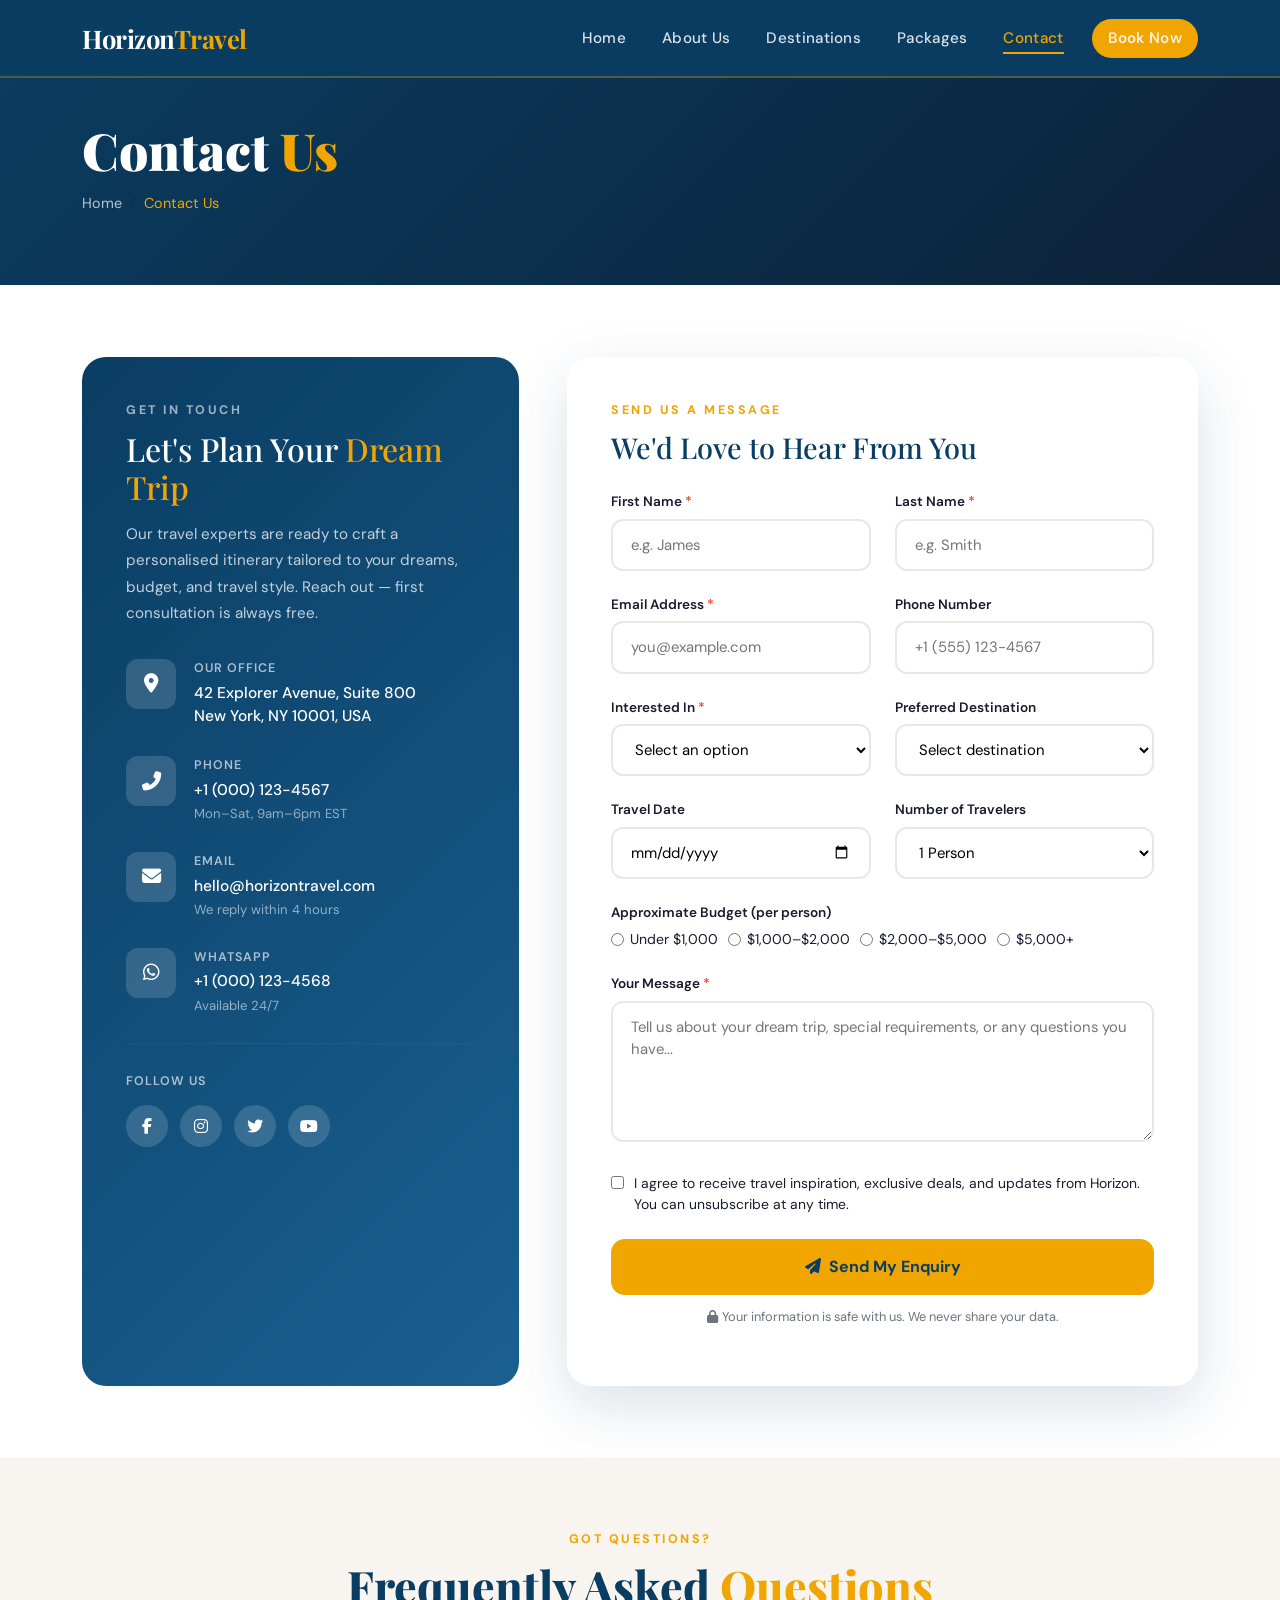
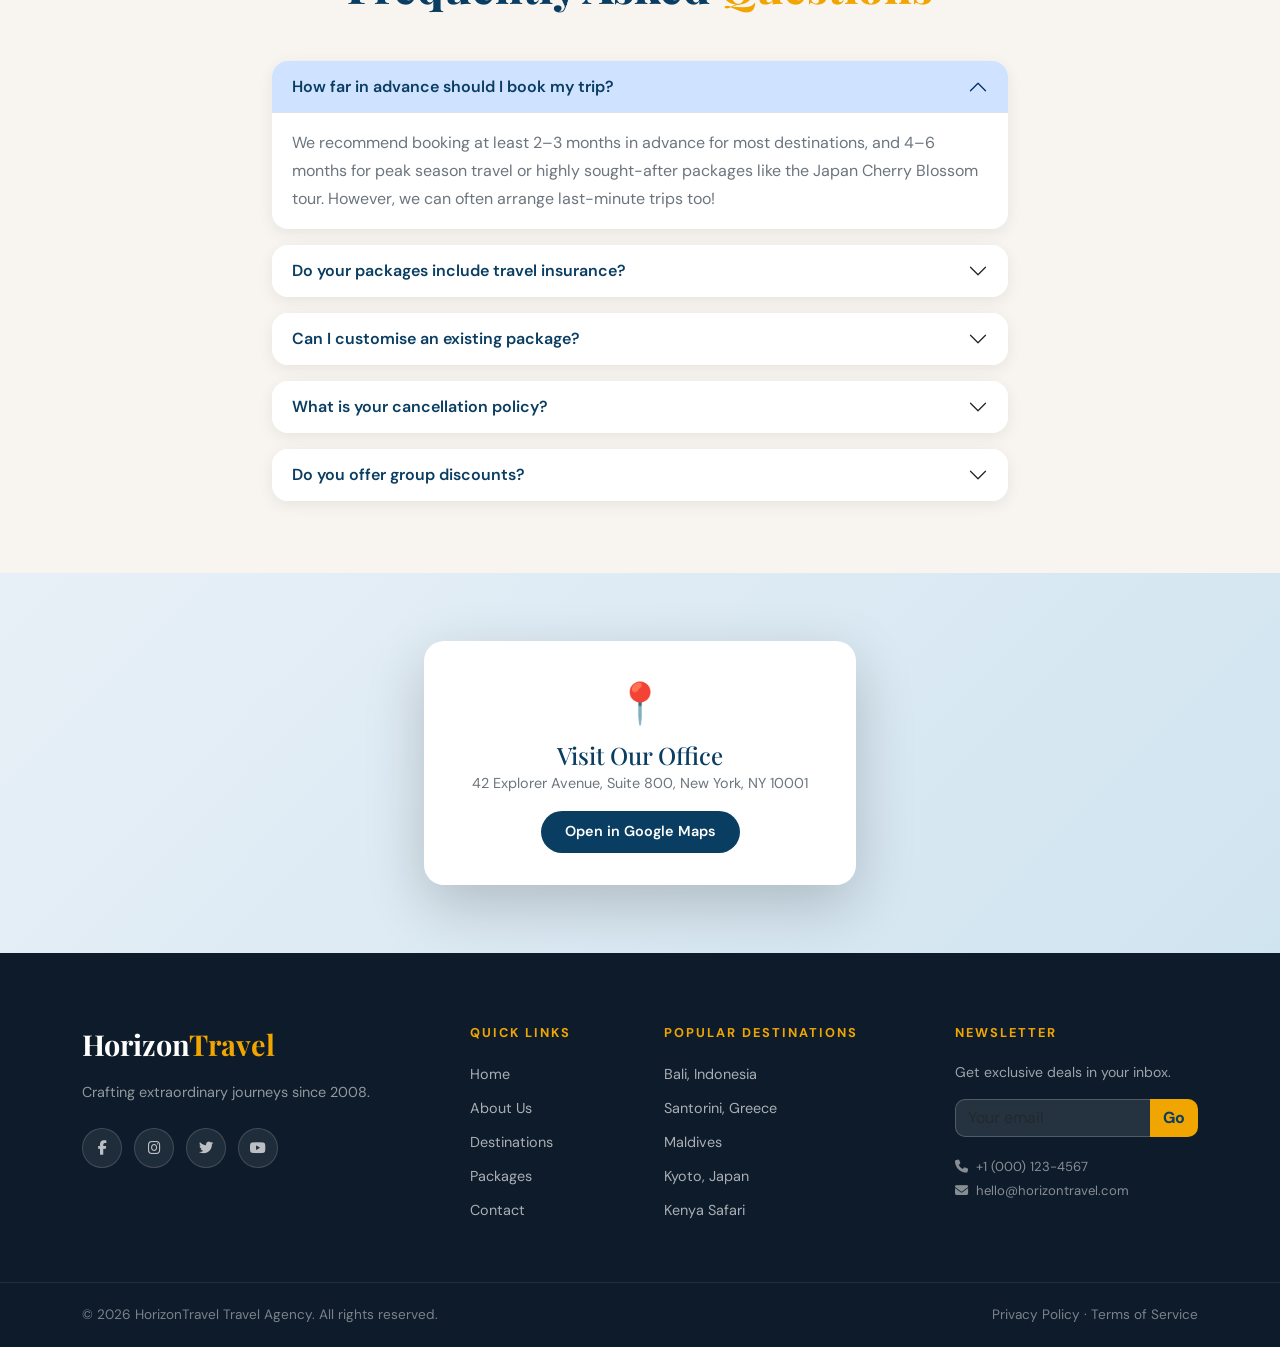
<file: contact.html>
<!DOCTYPE html>
<html lang="en">
<head>
  <meta charset="UTF-8" />
  <meta name="viewport" content="width=device-width, initial-scale=1.0" />
  <title>Contact Us – Horizon Travel</title>
  <link rel="stylesheet" href="https://cdn.jsdelivr.net/npm/bootstrap@5.3.3/dist/css/bootstrap.min.css" />
  <link rel="stylesheet" href="https://cdnjs.cloudflare.com/ajax/libs/font-awesome/6.5.0/css/all.min.css" />
  <link rel="stylesheet" href="style.css" />
</head>
<body>

<!-- NAVBAR -->
<nav class="navbar navbar-expand-lg fixed-top">
  <div class="container">
    <a class="navbar-brand" href="index.html">Horizon<span>Travel</span></a>
    <button class="navbar-toggler border-0" type="button" data-bs-toggle="collapse" data-bs-target="#navMenu">
      <span style="color:#fff;font-size:1.4rem;"><i class="fas fa-bars"></i></span>
    </button>
    <div class="collapse navbar-collapse" id="navMenu">
      <ul class="navbar-nav ms-auto align-items-lg-center gap-lg-1">
        <li class="nav-item"><a class="nav-link" href="index.html">Home</a></li>
        <li class="nav-item"><a class="nav-link" href="about.html">About Us</a></li>
        <li class="nav-item"><a class="nav-link" href="destinations.html">Destinations</a></li>
        <li class="nav-item"><a class="nav-link" href="packages.html">Packages</a></li>
        <li class="nav-item"><a class="nav-link active" href="contact.html">Contact</a></li>
        <li class="nav-item ms-lg-2"><a class="nav-link btn-book-nav" href="packages.html">Book Now</a></li>
      </ul>
    </div>
  </div>
</nav>

<!-- PAGE HERO -->
<section class="page-hero">
  <div class="container page-hero-content">
    <h1 class="page-hero-title">Contact <span style="color:var(--secondary);">Us</span></h1>
    <nav aria-label="breadcrumb">
      <ol class="breadcrumb mb-0">
        <li class="breadcrumb-item"><a href="index.html">Home</a></li>
        <li class="breadcrumb-item active">Contact Us</li>
      </ol>
    </nav>
  </div>
</section>

<!-- CONTACT SECTION -->
<section class="py-5">
  <div class="container py-4">
    <div class="row g-5">

      <!-- Contact Info -->
      <div class="col-lg-5 animate-on-scroll">
        <div class="contact-info-card">
          <span class="section-label" style="color:rgba(255,255,255,0.6);">Get In Touch</span>
          <h2 style="font-family:'Playfair Display',serif;color:#fff;font-size:2rem;margin-bottom:14px;">Let's Plan Your <span style="color:var(--secondary);">Dream Trip</span></h2>
          <p style="color:rgba(255,255,255,0.75);font-size:0.95rem;line-height:1.75;margin-bottom:32px;">Our travel experts are ready to craft a personalised itinerary tailored to your dreams, budget, and travel style. Reach out — first consultation is always free.</p>

          <div class="contact-info-item">
            <div class="contact-info-icon"><i class="fas fa-map-marker-alt"></i></div>
            <div>
              <div class="contact-info-label">Our Office</div>
              <div class="contact-info-value">42 Explorer Avenue, Suite 800<br>New York, NY 10001, USA</div>
            </div>
          </div>

          <div class="contact-info-item">
            <div class="contact-info-icon"><i class="fas fa-phone-alt"></i></div>
            <div>
              <div class="contact-info-label">Phone</div>
              <div class="contact-info-value">+1 (000) 123-4567</div>
              <div style="font-size:0.82rem;color:rgba(255,255,255,0.55);margin-top:2px;">Mon–Sat, 9am–6pm EST</div>
            </div>
          </div>

          <div class="contact-info-item">
            <div class="contact-info-icon"><i class="fas fa-envelope"></i></div>
            <div>
              <div class="contact-info-label">Email</div>
              <div class="contact-info-value">hello@horizontravel.com</div>
              <div style="font-size:0.82rem;color:rgba(255,255,255,0.55);margin-top:2px;">We reply within 4 hours</div>
            </div>
          </div>

          <div class="contact-info-item" style="margin-bottom:0;">
            <div class="contact-info-icon"><i class="fab fa-whatsapp"></i></div>
            <div>
              <div class="contact-info-label">WhatsApp</div>
              <div class="contact-info-value">+1 (000) 123-4568</div>
              <div style="font-size:0.82rem;color:rgba(255,255,255,0.55);margin-top:2px;">Available 24/7</div>
            </div>
          </div>

          <hr style="border-color:rgba(255,255,255,0.15);margin:28px 0;">

          <div class="contact-info-label" style="margin-bottom:14px;">Follow Us</div>
          <div style="display:flex;gap:12px;">
            <a href="#" style="width:42px;height:42px;background:rgba(255,255,255,0.15);border-radius:50%;display:flex;align-items:center;justify-content:center;color:#fff;text-decoration:none;transition:all 0.3s;" onmouseover="this.style.background='#f0a500';this.style.color='#0a3d62';" onmouseout="this.style.background='rgba(255,255,255,0.15)';this.style.color='#fff';"><i class="fab fa-facebook-f"></i></a>
            <a href="#" style="width:42px;height:42px;background:rgba(255,255,255,0.15);border-radius:50%;display:flex;align-items:center;justify-content:center;color:#fff;text-decoration:none;transition:all 0.3s;" onmouseover="this.style.background='#f0a500';this.style.color='#0a3d62';" onmouseout="this.style.background='rgba(255,255,255,0.15)';this.style.color='#fff';"><i class="fab fa-instagram"></i></a>
            <a href="#" style="width:42px;height:42px;background:rgba(255,255,255,0.15);border-radius:50%;display:flex;align-items:center;justify-content:center;color:#fff;text-decoration:none;transition:all 0.3s;" onmouseover="this.style.background='#f0a500';this.style.color='#0a3d62';" onmouseout="this.style.background='rgba(255,255,255,0.15)';this.style.color='#fff';"><i class="fab fa-twitter"></i></a>
            <a href="#" style="width:42px;height:42px;background:rgba(255,255,255,0.15);border-radius:50%;display:flex;align-items:center;justify-content:center;color:#fff;text-decoration:none;transition:all 0.3s;" onmouseover="this.style.background='#f0a500';this.style.color='#0a3d62';" onmouseout="this.style.background='rgba(255,255,255,0.15)';this.style.color='#fff';"><i class="fab fa-youtube"></i></a>
          </div>
        </div>
      </div>

      <!-- Contact Form -->
      <div class="col-lg-7 animate-on-scroll">
        <div class="contact-form-card">
          <span class="section-label">Send Us a Message</span>
          <h3 style="font-family:'Playfair Display',serif;color:var(--primary);margin-bottom:28px;font-size:1.8rem;">We'd Love to Hear From You</h3>

          <form id="contactForm" novalidate>
            <div class="row g-4">
              <div class="col-sm-6">
                <label class="form-label-custom">First Name <span style="color:#e74c3c;">*</span></label>
                <input type="text" name="firstName" class="form-control-custom" placeholder="e.g. James" required />
                <div class="invalid-feedback" style="display:none;color:#e74c3c;font-size:0.82rem;margin-top:4px;">Please enter your first name.</div>
              </div>
              <div class="col-sm-6">
                <label class="form-label-custom">Last Name <span style="color:#e74c3c;">*</span></label>
                <input type="text" name="lastName" class="form-control-custom" placeholder="e.g. Smith" required />
                <div class="invalid-feedback" style="display:none;color:#e74c3c;font-size:0.82rem;margin-top:4px;">Please enter your last name.</div>
              </div>
              <div class="col-sm-6">
                <label class="form-label-custom">Email Address <span style="color:#e74c3c;">*</span></label>
                <input type="email" name="email" class="form-control-custom" placeholder="you@example.com" required />
                <div class="invalid-feedback" style="display:none;color:#e74c3c;font-size:0.82rem;margin-top:4px;">Please enter a valid email.</div>
              </div>
              <div class="col-sm-6">
                <label class="form-label-custom">Phone Number</label>
                <input type="tel" name="phone" class="form-control-custom" placeholder="+1 (555) 123-4567" />
              </div>
              <div class="col-sm-6">
                <label class="form-label-custom">Interested In <span style="color:#e74c3c;">*</span></label>
                <select name="interest" class="form-select-custom" required>
                  <option value="">Select an option</option>
                  <option>Package Holiday</option>
                  <option>Custom Itinerary</option>
                  <option>Honeymoon Package</option>
                  <option>Family Holiday</option>
                  <option>Corporate Travel</option>
                  <option>Group Tour</option>
                  <option>General Enquiry</option>
                </select>
                <div class="invalid-feedback" style="display:none;color:#e74c3c;font-size:0.82rem;margin-top:4px;">Please select an option.</div>
              </div>
              <div class="col-sm-6">
                <label class="form-label-custom">Preferred Destination</label>
                <select name="destination" class="form-select-custom">
                  <option value="">Select destination</option>
                  <option>Bali, Indonesia</option>
                  <option>Santorini, Greece</option>
                  <option>Maldives</option>
                  <option>Kyoto, Japan</option>
                  <option>Paris, France</option>
                  <option>Kenya Safari</option>
                  <option>Patagonia, Chile</option>
                  <option>Amalfi Coast, Italy</option>
                  <option>Machu Picchu, Peru</option>
                  <option>Flexible / Not sure yet</option>
                </select>
              </div>
              <div class="col-sm-6">
                <label class="form-label-custom">Travel Date</label>
                <input type="date" name="travelDate" class="form-control-custom" />
              </div>
              <div class="col-sm-6">
                <label class="form-label-custom">Number of Travelers</label>
                <select name="travelers" class="form-select-custom">
                  <option>1 Person</option>
                  <option>2 People</option>
                  <option>3–4 People</option>
                  <option>5–8 People</option>
                  <option>Group (9+)</option>
                </select>
              </div>
              <div class="col-12">
                <label class="form-label-custom">Approximate Budget (per person)</label>
                <div style="display:flex;gap:10px;flex-wrap:wrap;">
                  <label style="display:flex;align-items:center;gap:6px;font-size:0.88rem;cursor:pointer;"><input type="radio" name="budget" value="under1k"> Under $1,000</label>
                  <label style="display:flex;align-items:center;gap:6px;font-size:0.88rem;cursor:pointer;"><input type="radio" name="budget" value="1k-2k"> $1,000–$2,000</label>
                  <label style="display:flex;align-items:center;gap:6px;font-size:0.88rem;cursor:pointer;"><input type="radio" name="budget" value="2k-5k"> $2,000–$5,000</label>
                  <label style="display:flex;align-items:center;gap:6px;font-size:0.88rem;cursor:pointer;"><input type="radio" name="budget" value="5k+"> $5,000+</label>
                </div>
              </div>
              <div class="col-12">
                <label class="form-label-custom">Your Message <span style="color:#e74c3c;">*</span></label>
                <textarea name="message" class="form-control-custom" rows="5" placeholder="Tell us about your dream trip, special requirements, or any questions you have..." required style="resize:vertical;min-height:130px;"></textarea>
                <div class="invalid-feedback" style="display:none;color:#e74c3c;font-size:0.82rem;margin-top:4px;">Please enter your message.</div>
              </div>
              <div class="col-12">
                <label style="display:flex;align-items:flex-start;gap:10px;font-size:0.87rem;cursor:pointer;">
                  <input type="checkbox" style="margin-top:3px;accent-color:var(--primary);">
                  <span>I agree to receive travel inspiration, exclusive deals, and updates from Horizon. You can unsubscribe at any time.</span>
                </label>
              </div>
              <div class="col-12">
                <button type="submit" class="btn-secondary-custom w-100 text-center" style="padding:16px;font-size:1rem;border-radius:14px;border:none;cursor:pointer;">
                  <i class="fas fa-paper-plane me-2"></i>Send My Enquiry
                </button>
                <p style="font-size:0.8rem;color:var(--text-muted);text-align:center;margin-top:12px;"><i class="fas fa-lock me-1"></i>Your information is safe with us. We never share your data.</p>
              </div>
            </div>
          </form>
        </div>
      </div>

    </div>
  </div>
</section>

<!-- FAQ -->
<section class="py-5" style="background:var(--light-bg);">
  <div class="container py-4">
    <div class="text-center mb-5 animate-on-scroll">
      <span class="section-label">Got Questions?</span>
      <h2 class="section-title">Frequently Asked <span>Questions</span></h2>
    </div>
    <div class="row justify-content-center">
      <div class="col-lg-8 animate-on-scroll">
        <div class="accordion" id="faqAccordion">
          <div class="accordion-item border-0 mb-3" style="border-radius:16px !important;overflow:hidden;box-shadow:0 4px 16px rgba(0,0,0,0.07);">
            <h2 class="accordion-header">
              <button class="accordion-button fw-600" type="button" data-bs-toggle="collapse" data-bs-target="#faq1" style="font-weight:600;color:var(--primary);font-family:'DM Sans',sans-serif;">
                How far in advance should I book my trip?
              </button>
            </h2>
            <div id="faq1" class="accordion-collapse collapse show" data-bs-parent="#faqAccordion">
              <div class="accordion-body" style="color:var(--text-muted);line-height:1.75;">We recommend booking at least 2–3 months in advance for most destinations, and 4–6 months for peak season travel or highly sought-after packages like the Japan Cherry Blossom tour. However, we can often arrange last-minute trips too!</div>
            </div>
          </div>
          <div class="accordion-item border-0 mb-3" style="border-radius:16px !important;overflow:hidden;box-shadow:0 4px 16px rgba(0,0,0,0.07);">
            <h2 class="accordion-header">
              <button class="accordion-button collapsed fw-600" type="button" data-bs-toggle="collapse" data-bs-target="#faq2" style="font-weight:600;color:var(--primary);font-family:'DM Sans',sans-serif;">
                Do your packages include travel insurance?
              </button>
            </h2>
            <div id="faq2" class="accordion-collapse collapse" data-bs-parent="#faqAccordion">
              <div class="accordion-body" style="color:var(--text-muted);line-height:1.75;">Premium and Ultra Luxury packages include comprehensive travel insurance. Explorer packages can add insurance for a small additional fee. We strongly recommend travel insurance for all international trips and can help you choose the right coverage.</div>
            </div>
          </div>
          <div class="accordion-item border-0 mb-3" style="border-radius:16px !important;overflow:hidden;box-shadow:0 4px 16px rgba(0,0,0,0.07);">
            <h2 class="accordion-header">
              <button class="accordion-button collapsed fw-600" type="button" data-bs-toggle="collapse" data-bs-target="#faq3" style="font-weight:600;color:var(--primary);font-family:'DM Sans',sans-serif;">
                Can I customise an existing package?
              </button>
            </h2>
            <div id="faq3" class="accordion-collapse collapse" data-bs-parent="#faqAccordion">
              <div class="accordion-body" style="color:var(--text-muted);line-height:1.75;">Absolutely! Every package can be fully customised. Want to extend your stay, add a private excursion, upgrade your hotel, or combine two destinations? Just tell us and we'll make it happen — that's what we do best.</div>
            </div>
          </div>
          <div class="accordion-item border-0 mb-3" style="border-radius:16px !important;overflow:hidden;box-shadow:0 4px 16px rgba(0,0,0,0.07);">
            <h2 class="accordion-header">
              <button class="accordion-button collapsed fw-600" type="button" data-bs-toggle="collapse" data-bs-target="#faq4" style="font-weight:600;color:var(--primary);font-family:'DM Sans',sans-serif;">
                What is your cancellation policy?
              </button>
            </h2>
            <div id="faq4" class="accordion-collapse collapse" data-bs-parent="#faqAccordion">
              <div class="accordion-body" style="color:var(--text-muted);line-height:1.75;">We offer flexible cancellation terms. Cancellations made 60+ days before departure receive a full refund minus booking fees. 30–60 days: 75% refund. Within 30 days: subject to airline and hotel policies. We always recommend travel insurance to protect your investment.</div>
            </div>
          </div>
          <div class="accordion-item border-0" style="border-radius:16px !important;overflow:hidden;box-shadow:0 4px 16px rgba(0,0,0,0.07);">
            <h2 class="accordion-header">
              <button class="accordion-button collapsed fw-600" type="button" data-bs-toggle="collapse" data-bs-target="#faq5" style="font-weight:600;color:var(--primary);font-family:'DM Sans',sans-serif;">
                Do you offer group discounts?
              </button>
            </h2>
            <div id="faq5" class="accordion-collapse collapse" data-bs-parent="#faqAccordion">
              <div class="accordion-body" style="color:var(--text-muted);line-height:1.75;">Yes! Groups of 8 or more receive a 10% discount, and groups of 15+ receive up to 20% off. We also specialise in corporate retreats, incentive travel, and special occasion group trips. Contact us for a custom group quote.</div>
            </div>
          </div>
        </div>
      </div>
    </div>
  </div>
</section>

<!-- MAP EMBED -->
<section class="animate-on-scroll">
  <div style="height:380px;background:linear-gradient(135deg,#e8f0f7,#d0e4f0);display:flex;align-items:center;justify-content:center;position:relative;overflow:hidden;">
    <div style="position:absolute;inset:0;background:url('https://images.unsplash.com/photo-1526778548025-fa2f459cd5c1?w=1800') center/cover;opacity:0.3;"></div>
    <div style="position:relative;z-index:2;text-align:center;background:white;padding:32px 48px;border-radius:20px;box-shadow:0 20px 60px rgba(0,0,0,0.2);">
      <div style="font-size:2.5rem;margin-bottom:8px;">📍</div>
      <h4 style="font-family:'Playfair Display',serif;color:var(--primary);margin-bottom:4px;">Visit Our Office</h4>
      <p style="color:var(--text-muted);font-size:0.9rem;margin-bottom:16px;">42 Explorer Avenue, Suite 800, New York, NY 10001</p>
      <a href="https://maps.google.com" target="_blank" class="btn-primary-custom" style="padding:10px 24px;font-size:0.9rem;">Open in Google Maps</a>
    </div>
  </div>
</section>

<!-- FOOTER -->
<footer>
  <div class="container">
    <div class="row g-5">
      <div class="col-lg-4">
        <div class="footer-brand">Horizon<span>Travel</span></div>
        <p class="footer-tagline">Crafting extraordinary journeys since 2008.</p>
        <div class="footer-social">
          <a href="#"><i class="fab fa-facebook-f"></i></a>
          <a href="#"><i class="fab fa-instagram"></i></a>
          <a href="#"><i class="fab fa-twitter"></i></a>
          <a href="#"><i class="fab fa-youtube"></i></a>
        </div>
      </div>
      <div class="col-sm-6 col-lg-2">
        <div class="footer-heading">Quick Links</div>
        <ul class="footer-links">
          <li><a href="index.html">Home</a></li>
          <li><a href="about.html">About Us</a></li>
          <li><a href="destinations.html">Destinations</a></li>
          <li><a href="packages.html">Packages</a></li>
          <li><a href="contact.html">Contact</a></li>
        </ul>
      </div>
      <div class="col-sm-6 col-lg-3">
        <div class="footer-heading">Popular Destinations</div>
        <ul class="footer-links">
          <li><a href="destinations.html">Bali, Indonesia</a></li>
          <li><a href="destinations.html">Santorini, Greece</a></li>
          <li><a href="destinations.html">Maldives</a></li>
          <li><a href="destinations.html">Kyoto, Japan</a></li>
          <li><a href="destinations.html">Kenya Safari</a></li>
        </ul>
      </div>
      <div class="col-lg-3">
        <div class="footer-heading">Newsletter</div>
        <p style="font-size:0.88rem;color:rgba(255,255,255,0.6);margin-bottom:16px;">Get exclusive deals in your inbox.</p>
        <div class="input-group">
          <input type="email" class="form-control" placeholder="Your email" style="border-radius:10px 0 0 10px;background:rgba(255,255,255,0.1);border:1px solid rgba(255,255,255,0.2);color:#fff;">
          <button class="btn" style="background:var(--secondary);color:var(--primary);font-weight:700;border-radius:0 10px 10px 0;">Go</button>
        </div>
        <div style="margin-top:20px;font-size:0.82rem;color:rgba(255,255,255,0.5);">
          <div><i class="fas fa-phone me-2"></i>+1 (000) 123-4567</div>
          <div class="mt-1"><i class="fas fa-envelope me-2"></i>hello@horizontravel.com</div>
        </div>
      </div>
    </div>
  </div>
  <div class="footer-bottom">
    <div class="container d-flex flex-wrap justify-content-between">
      <p class="footer-bottom-text mb-0">© 2026 HorizonTravel Travel Agency. All rights reserved.</p>
      <p class="footer-bottom-text mb-0">Privacy Policy · Terms of Service</p>
    </div>
  </div>
</footer>

<button id="backToTop" style="display:none;position:fixed;bottom:28px;right:28px;width:46px;height:46px;background:var(--primary);color:#fff;border:none;border-radius:50%;cursor:pointer;z-index:999;align-items:center;justify-content:center;font-size:1.1rem;box-shadow:0 4px 16px rgba(0,0,0,0.2);">
  <i class="fas fa-arrow-up"></i>
</button>

<script src="https://cdn.jsdelivr.net/npm/bootstrap@5.3.3/dist/js/bootstrap.bundle.min.js"></script>
<script src="main.js"></script>
<script>
// Enhanced contact form validation for this page
document.addEventListener('DOMContentLoaded', () => {
  const form = document.getElementById('contactForm');
  if (!form) return;
  form.addEventListener('submit', e => {
    e.preventDefault();
    let valid = true;
    // Clear previous
    form.querySelectorAll('.form-control-custom, .form-select-custom').forEach(f => {
      f.style.borderColor = '#e8e8e8';
      const fb = f.nextElementSibling;
      if (fb && fb.classList.contains('invalid-feedback')) fb.style.display = 'none';
    });
    // Validate required
    form.querySelectorAll('[required]').forEach(field => {
      const isEmpty = !field.value.trim();
      const isInvalidEmail = field.type === 'email' && field.value && !/^[^\s@]+@[^\s@]+\.[^\s@]+$/.test(field.value);
      if (isEmpty || isInvalidEmail) {
        field.style.borderColor = '#e74c3c';
        const fb = field.nextElementSibling;
        if (fb && fb.classList.contains('invalid-feedback')) fb.style.display = 'block';
        valid = false;
        if (valid === false && form.querySelectorAll('[required]')[0] === field) field.focus();
      } else {
        field.style.borderColor = '#27ae60';
      }
    });
    if (valid) {
      const btn = form.querySelector('[type="submit"]');
      btn.innerHTML = '<span class="spinner-border spinner-border-sm me-2"></span>Sending...';
      btn.disabled = true;
      setTimeout(() => {
        form.innerHTML = `
          <div class="text-center py-5">
            <div style="width:90px;height:90px;background:linear-gradient(135deg,#0a3d62,#1a6091);border-radius:50%;display:flex;align-items:center;justify-content:center;margin:0 auto 28px;font-size:2.5rem;color:#fff;">✓</div>
            <h3 style="font-family:'Playfair Display',serif;color:var(--primary);font-size:2rem;margin-bottom:12px;">Enquiry Received!</h3>
            <p style="color:var(--text-muted);font-size:1rem;max-width:420px;margin:0 auto 24px;">Thank you for reaching out to HorizonTravel. One of our travel experts will be in touch within 4 hours with a personalised response.</p>
            <a href="index.html" style="text-decoration:none;" class="btn-secondary-custom">← Back to Home</a>
          </div>`;
      }, 2000);
    }
  });
});
</script>
</body>
</html>
</file>
<file: style.css>
@import url('https://fonts.googleapis.com/css2?family=Playfair+Display:wght@400;600;700;900&family=DM+Sans:wght@300;400;500;600&display=swap');

:root {
  --primary: #0a3d62;
  --secondary: #f0a500;
  --accent: #e74c3c;
  --light-bg: #f8f5f0;
  --dark-bg: #0d1b2a;
  --text-dark: #1a1a2e;
  --text-muted: #6c757d;
  --white: #ffffff;
  --card-shadow: 0 8px 32px rgba(10,61,98,0.12);
  --transition: all 0.35s cubic-bezier(0.4,0,0.2,1);
}

* { box-sizing: border-box; }

body {
  font-family: 'DM Sans', sans-serif;
  color: var(--text-dark);
  background: var(--white);
  overflow-x: hidden;
}

h1,h2,h3,h4,h5 { font-family: 'Playfair Display', serif; }

/* ── NAVBAR ── */
.navbar {
  background: rgba(10,61,98,0.97) !important;
  backdrop-filter: blur(12px);
  padding: 14px 0;
  transition: var(--transition);
  border-bottom: 2px solid rgba(240,165,0,0.3);
}
.navbar-brand {
  font-family: 'Playfair Display', serif;
  font-size: 1.6rem;
  font-weight: 700;
  color: var(--white) !important;
  letter-spacing: -0.5px;
}
.navbar-brand span { color: var(--secondary); }
.navbar-nav .nav-link {
  color: rgba(255,255,255,0.85) !important;
  font-weight: 500;
  font-size: 0.95rem;
  letter-spacing: 0.3px;
  padding: 8px 16px !important;
  position: relative;
  transition: var(--transition);
}
.navbar-nav .nav-link::after {
  content:''; position:absolute; bottom:4px; left:16px; right:16px;
  height:2px; background:var(--secondary); transform:scaleX(0);
  transition:var(--transition);
}
.navbar-nav .nav-link:hover { color:var(--secondary) !important; }
.navbar-nav .nav-link:hover::after,
.navbar-nav .nav-link.active::after { transform:scaleX(1); }
.navbar-nav .nav-link.active { color:var(--secondary) !important; }
.btn-book-nav {
  background: var(--secondary);
  color: var(--primary) !important;
  border-radius: 50px;
  font-weight: 600 !important;
  padding: 8px 22px !important;
  transition: var(--transition);
}
.btn-book-nav:hover { background: #d4920a; transform: translateY(-1px); }

/* ── HERO ── */
.hero-section {
  min-height: 100vh;
  background: linear-gradient(135deg, #0a3d62 0%, #1a6091 50%, #0d2137 100%);
  position: relative;
  display: flex;
  align-items: center;
  overflow: hidden;
}
.hero-section::before {
  content:'';
  position:absolute; inset:0;
  background: url('https://images.unsplash.com/photo-1506905925346-21bda4d32df4?w=1800') center/cover;
  opacity: 0.25;
}
.hero-section::after {
  content:'';
  position:absolute; inset:0;
  background: linear-gradient(to right, rgba(10,61,98,0.85) 40%, rgba(10,61,98,0.3) 100%);
}
.hero-content { position:relative; z-index:2; }
.hero-badge {
  display:inline-block;
  background: rgba(240,165,0,0.2);
  border: 1px solid var(--secondary);
  color: var(--secondary);
  padding: 6px 18px;
  border-radius: 50px;
  font-size: 0.82rem;
  font-weight: 600;
  letter-spacing: 1.5px;
  text-transform: uppercase;
  margin-bottom: 18px;
}
.hero-title {
  font-size: clamp(2.8rem, 6vw, 5.5rem);
  font-weight: 900;
  color: var(--white);
  line-height: 1.05;
  margin-bottom: 24px;
}
.hero-title span { color: var(--secondary); }
.hero-subtitle {
  color: rgba(255,255,255,0.78);
  font-size: 1.15rem;
  line-height: 1.75;
  max-width: 520px;
  margin-bottom: 36px;
}
.hero-search-box {
  background: var(--white);
  border-radius: 16px;
  padding: 20px 24px;
  box-shadow: 0 20px 60px rgba(0,0,0,0.3);
  max-width: 580px;
}
.hero-search-box .form-label {
  font-size: 0.75rem;
  font-weight: 600;
  text-transform: uppercase;
  letter-spacing: 1px;
  color: var(--text-muted);
  margin-bottom: 4px;
}
.hero-search-box .form-control, .hero-search-box .form-select {
  border: 1.5px solid #e8e8e8;
  border-radius: 10px;
  font-size: 0.93rem;
  padding: 10px 14px;
  transition: var(--transition);
}
.hero-search-box .form-control:focus, .hero-search-box .form-select:focus {
  border-color: var(--primary);
  box-shadow: 0 0 0 3px rgba(10,61,98,0.1);
}
.hero-stats { display:flex; gap:32px; margin-top:36px; }
.hero-stat-num { font-family:'Playfair Display',serif; font-size:2rem; font-weight:700; color:var(--white); line-height:1; }
.hero-stat-label { font-size:0.8rem; color:rgba(255,255,255,0.65); margin-top:2px; }

/* ── SECTION HEADERS ── */
.section-label {
  font-size: 0.78rem;
  font-weight: 700;
  letter-spacing: 2.5px;
  text-transform: uppercase;
  color: var(--secondary);
  margin-bottom: 10px;
  display: block;
}
.section-title {
  font-size: clamp(1.9rem, 3.5vw, 2.8rem);
  font-weight: 800;
  color: var(--primary);
  line-height: 1.2;
  margin-bottom: 16px;
}
.section-title span { color: var(--secondary); }
.section-subtitle {
  color: var(--text-muted);
  font-size: 1rem;
  max-width: 540px;
  line-height: 1.7;
}

/* ── BUTTONS ── */
.btn-primary-custom {
  background: var(--primary);
  color: var(--white);
  border: none;
  border-radius: 50px;
  padding: 13px 32px;
  font-weight: 600;
  font-size: 0.95rem;
  transition: var(--transition);
  text-decoration: none;
  display: inline-block;
}
.btn-primary-custom:hover { background:#0d4f80; transform:translateY(-2px); box-shadow:0 8px 24px rgba(10,61,98,0.35); color:var(--white); }

.btn-secondary-custom {
  background: var(--secondary);
  color: var(--primary);
  border: none;
  border-radius: 50px;
  padding: 13px 32px;
  font-weight: 700;
  font-size: 0.95rem;
  transition: var(--transition);
  text-decoration: none;
  display: inline-block;
}
.btn-secondary-custom:hover { background:#d4920a; transform:translateY(-2px); box-shadow:0 8px 24px rgba(240,165,0,0.4); color:var(--primary); }

.btn-outline-custom {
  background: transparent;
  color: var(--primary);
  border: 2px solid var(--primary);
  border-radius: 50px;
  padding: 11px 30px;
  font-weight: 600;
  font-size: 0.95rem;
  transition: var(--transition);
  text-decoration: none;
  display: inline-block;
}
.btn-outline-custom:hover { background:var(--primary); color:var(--white); transform:translateY(-2px); }

/* ── DESTINATION CARDS ── */
.dest-card {
  border-radius: 20px;
  overflow: hidden;
  box-shadow: var(--card-shadow);
  transition: var(--transition);
  cursor: pointer;
  background: var(--white);
  border: none;
  height: 100%;
}
.dest-card:hover { transform: translateY(-10px); box-shadow: 0 24px 56px rgba(10,61,98,0.2); }
.dest-card-img {
  height: 230px;
  object-fit: cover;
  width: 100%;
  transition: var(--transition);
}
.dest-card:hover .dest-card-img { transform: scale(1.05); }
.dest-card-img-wrap { overflow: hidden; }
.dest-card-body { padding: 22px; }
.dest-card-country {
  font-size: 0.75rem;
  font-weight: 700;
  letter-spacing: 1.5px;
  text-transform: uppercase;
  color: var(--secondary);
  margin-bottom: 6px;
}
.dest-card-title { font-size: 1.22rem; font-weight: 700; color: var(--primary); margin-bottom: 8px; }
.dest-card-info { font-size: 0.88rem; color: var(--text-muted); margin-bottom: 14px; line-height: 1.6; }
.dest-card-footer { display:flex; align-items:center; justify-content:space-between; }
.dest-price { font-family:"Gill Sans Extrabold", sans-serif; font-size:1.3rem; font-weight:700; color:var(--primary); }
.dest-price span { font-family:"Gill Sans Extrabold", sans-serif; font-size:0.8rem; font-weight:400; color:var(--text-muted); }
.dest-rating { display:flex; align-items:center; gap:4px; font-size:0.85rem; font-weight:600; color:#f0a500; }

/* ── PACKAGE CARDS ── */
.pkg-card {
  border-radius: 20px;
  overflow: hidden;
  box-shadow: var(--card-shadow);
  transition: var(--transition);
  background: var(--white);
  border: 2px solid transparent;
  height: 100%;
}
.pkg-card:hover { transform:translateY(-8px); border-color:var(--secondary); }
.pkg-card.featured { border-color:var(--secondary); }
.pkg-badge { position:absolute; top:18px; right:18px; background:var(--secondary); color:var(--primary); font-size:0.75rem; font-weight:700; padding:5px 14px; border-radius:50px; letter-spacing:0.5px; }
.pkg-card-img { height:210px; object-fit:cover; width:100%; }
.pkg-card-body { padding:24px; }
.pkg-card-title { font-size:1.15rem; font-weight:700; color:var(--primary); margin-bottom:10px; }
.pkg-feature { font-size:0.87rem; color:var(--text-muted); display:flex; align-items:center; gap:8px; margin-bottom:6px; }
.pkg-feature i { color:var(--secondary); width:14px; }
.pkg-footer { padding:18px 24px; background:#f8f9fa; display:flex; align-items:center; justify-content:space-between; border-top:1px solid #eee; }
.pkg-price-label { font-size:0.75rem; color:var(--text-muted); font-weight:500; }
.pkg-price { font-family:"Gill Sans Extrabold", sans-serif; font-size:1.5rem; font-weight:700; color:var(--primary); line-height:1; }
.pkg-price span { font-size:0.8rem; font-family:'DM Sans',sans-serif; color:var(--text-muted); }
.pkg-old-price { text-decoration:line-through; color:#aaa; font-size:0.9rem; }

/* ── TESTIMONIALS ── */
.testimonial-section { background: linear-gradient(135deg, #0a3d62 0%, #1a6091 100%); }
.testi-card {
  background: rgba(255,255,255,0.1);
  backdrop-filter: blur(10px);
  border: 1px solid rgba(255,255,255,0.2);
  border-radius: 20px;
  padding: 32px;
  height: 100%;
  transition: var(--transition);
}
.testi-card:hover { background: rgba(255,255,255,0.18); transform:translateY(-5px); }
.testi-stars { color: var(--secondary); font-size: 1rem; margin-bottom: 16px; }
.testi-text { color:rgba(255,255,255,0.9); font-size:0.97rem; line-height:1.75; font-style:italic; margin-bottom:24px; }
.testi-author { display:flex; align-items:center; gap:14px; }
.testi-avatar { width:52px; height:52px; border-radius:50%; object-fit:cover; border:3px solid var(--secondary); }
.testi-name { font-weight:700; color:var(--white); font-size:0.95rem; }
.testi-trip { font-size:0.8rem; color:rgba(255,255,255,0.65); }

/* ── WHY US ── */
.why-card {
  background: var(--white);
  border-radius: 20px;
  padding: 36px 28px;
  text-align: center;
  box-shadow: var(--card-shadow);
  transition: var(--transition);
  border-bottom: 4px solid transparent;
  height: 100%;
}
.why-card:hover { transform:translateY(-8px); border-color:var(--secondary); }
.why-icon {
  width: 80px; height: 80px;
  background: linear-gradient(135deg, var(--primary), #1a6091);
  border-radius: 50%;
  display: flex; align-items:center; justify-content:center;
  margin: 0 auto 24px;
  font-size: 2rem; color: var(--white);
  transition: var(--transition);
}
.why-card:hover .why-icon { background: linear-gradient(135deg, var(--secondary), #d4920a); }
.why-title { font-size:1.1rem; font-weight:700; color:var(--primary); margin-bottom:10px; }
.why-text { font-size:0.88rem; color:var(--text-muted); line-height:1.7; }

/* ── GALLERY ── */
.gallery-item { overflow:hidden; border-radius:16px; cursor:pointer; }
.gallery-item img { width:100%; height:100%; object-fit:cover; transition:var(--transition); display:block; }
.gallery-item:hover img { transform:scale(1.08); }
.gallery-grid { display:grid; gap:16px; }

/* ── CONTACT FORM ── */
.contact-form-card {
  background:var(--white);
  border-radius:24px;
  padding:44px;
  box-shadow: 0 20px 60px rgba(10,61,98,0.15);
}
.form-control-custom, .form-select-custom {
  border: 2px solid #e8e8e8;
  border-radius: 12px;
  padding: 13px 18px;
  font-size: 0.93rem;
  transition: var(--transition);
  width: 100%;
  font-family: 'DM Sans', sans-serif;
  outline: none;
  background: #fff;
}
.form-control-custom:focus, .form-select-custom:focus {
  border-color: var(--primary);
  box-shadow: 0 0 0 4px rgba(10,61,98,0.08);
}
.form-control-custom.is-invalid { border-color:var(--accent); }
.form-label-custom { font-size:0.85rem; font-weight:600; color:var(--text-dark); margin-bottom:6px; display:block; }
.contact-info-card { background:linear-gradient(135deg, var(--primary), #1a6091); border-radius:24px; padding:44px; color:var(--white); height:100%; }
.contact-info-item { display:flex; align-items:flex-start; gap:18px; margin-bottom:28px; }
.contact-info-icon { width:50px; height:50px; background:rgba(255,255,255,0.15); border-radius:12px; display:flex; align-items:center; justify-content:center; font-size:1.2rem; flex-shrink:0; }
.contact-info-label { font-size:0.78rem; font-weight:600; letter-spacing:1px; text-transform:uppercase; color:rgba(255,255,255,0.65); margin-bottom:4px; }
.contact-info-value { font-size:0.97rem; color:var(--white); font-weight:500; }

/* ── ABOUT ── */
.about-hero { background:linear-gradient(135deg, #0a3d62 0%, #1a6091 100%); min-height:350px; display:flex; align-items:flex-end; padding-bottom:0; }
.team-card { border-radius:20px; overflow:hidden; box-shadow:var(--card-shadow); transition:var(--transition); background:var(--white); }
.team-card:hover { transform:translateY(-8px); }
.team-img { width:100%; height:280px; object-fit:cover; object-position:top; }
.team-body { padding:22px; text-align:center; }
.team-name { font-size:1.1rem; font-weight:700; color:var(--primary); margin-bottom:4px; }
.team-role { font-size:0.83rem; color:var(--secondary); font-weight:600; text-transform:uppercase; letter-spacing:1px; margin-bottom:10px; }
.team-social a { color:var(--text-muted); margin:0 6px; transition:var(--transition); font-size:1rem; }
.team-social a:hover { color:var(--primary); }

/* ── PAGE HERO (inner pages) ── */
.page-hero {
  background:linear-gradient(135deg, #0a3d62 0%, #0d2137 100%);
  padding:120px 0 70px;
  position:relative;
  overflow:hidden;
}
.page-hero::before { content:''; position:absolute; inset:0; background:url('https://images.unsplash.com/photo-1476514525535-07fb3b4ae5f1?w=1800') center/cover; opacity:0.15; }
.page-hero-content { position:relative; z-index:2; }
.page-hero-title { font-size:clamp(2.2rem,4vw,3.5rem); font-weight:900; color:var(--white); margin-bottom:12px; }
.breadcrumb-item, .breadcrumb-item a { color:rgba(255,255,255,0.7); font-size:0.9rem; text-decoration:none; }
.breadcrumb-item.active { color:var(--secondary); }
.breadcrumb-divider { color:rgba(255,255,255,0.4); }

/* ── FOOTER ── */
footer {
  background: var(--dark-bg);
  padding: 70px 0 0;
  color: rgba(255,255,255,0.75);
}
.footer-brand { font-family:'Playfair Display',serif; font-size:1.8rem; font-weight:700; color:var(--white); margin-bottom:14px; }
.footer-brand span { color:var(--secondary); }
.footer-tagline { font-size:0.9rem; color:rgba(255,255,255,0.55); line-height:1.7; max-width:300px; margin-bottom:24px; }
.footer-social a {
  width:40px; height:40px;
  background:rgba(255,255,255,0.08);
  border:1px solid rgba(255,255,255,0.15);
  border-radius:50%;
  display:inline-flex; align-items:center; justify-content:center;
  color:rgba(255,255,255,0.7);
  font-size:0.9rem;
  margin-right:8px;
  transition:var(--transition);
  text-decoration:none;
}
.footer-social a:hover { background:var(--secondary); border-color:var(--secondary); color:var(--primary); }
.footer-heading { font-family:'DM Sans',sans-serif; font-size:0.8rem; font-weight:700; letter-spacing:2px; text-transform:uppercase; color:var(--secondary); margin-bottom:20px; }
.footer-links { list-style:none; padding:0; margin:0; }
.footer-links li { margin-bottom:10px; }
.footer-links a { color:rgba(255,255,255,0.65); text-decoration:none; font-size:0.9rem; transition:var(--transition); }
.footer-links a:hover { color:var(--secondary); padding-left:6px; }
.footer-bottom { border-top:1px solid rgba(255,255,255,0.08); padding:22px 0; margin-top:50px; }
.footer-bottom-text { font-size:0.85rem; color:rgba(255,255,255,0.45); }

/* ── CTA BANNER ── */
.cta-section { background:linear-gradient(135deg, var(--secondary) 0%, #d4920a 100%); padding:80px 0; position:relative; overflow:hidden; }
.cta-section::before { content:''; position:absolute; top:-50%; right:-10%; width:500px; height:500px; background:rgba(255,255,255,0.08); border-radius:50%; }
.cta-title { font-size:clamp(1.8rem,3.5vw,2.8rem); font-weight:900; color:var(--primary); line-height:1.2; }
.cta-subtitle { color:rgba(10,61,98,0.75); font-size:1rem; }

/* ── FILTER BUTTONS ── */
.filter-btn { background:transparent; border:2px solid #dee2e6; border-radius:50px; padding:9px 22px; font-size:0.88rem; font-weight:600; color:var(--text-muted); cursor:pointer; transition:var(--transition); }
.filter-btn:hover, .filter-btn.active { background:var(--primary); border-color:var(--primary); color:var(--white); }

/* ── MISC ── */
.section-divider { width:60px; height:4px; background:var(--secondary); border-radius:4px; margin:16px 0 24px; }
.tag-pill { display:inline-block; background:#eef2f7; color:var(--primary); font-size:0.78rem; font-weight:600; padding:4px 12px; border-radius:50px; margin:3px; }

/* ── ANIMATIONS ── */
@keyframes fadeInUp { from{opacity:0;transform:translateY(30px)} to{opacity:1;transform:translateY(0)} }
@keyframes float { 0%,100%{transform:translateY(0)} 50%{transform:translateY(-12px)} }
.fade-in-up { animation:fadeInUp 0.7s ease forwards; }
.floating { animation:float 4s ease-in-out infinite; }

/* ── RESPONSIVE ── */
@media(max-width:991px) {
  .hero-stats { gap:20px; }
  .contact-form-card { padding:28px; }
  .contact-info-card { padding:28px; margin-top:24px; }
}
@media(max-width:767px) {
  .hero-stats { flex-wrap:wrap; gap:16px; }
  .hero-search-box { padding:16px; }
  .page-hero { padding:100px 0 50px; }
  .why-card { padding:26px 18px; }
  footer { padding:50px 0 0; }
}
</file>
